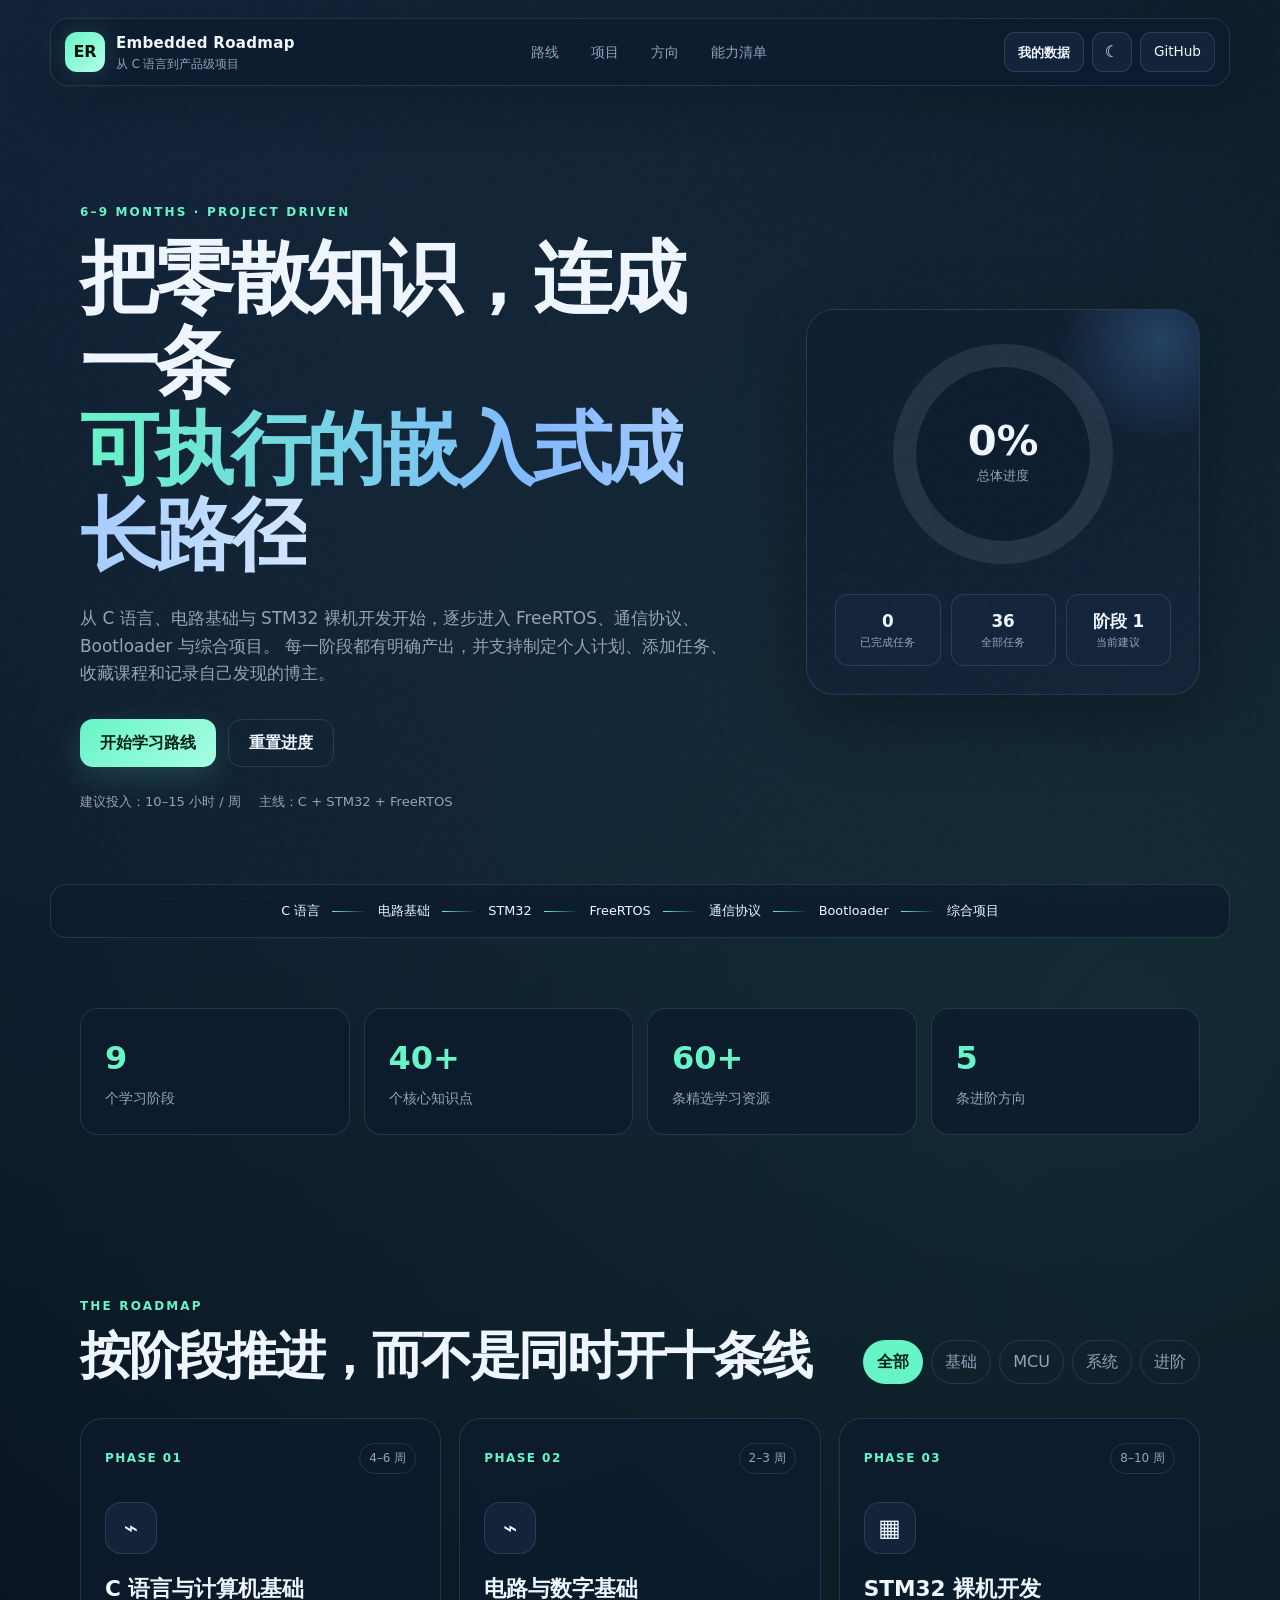
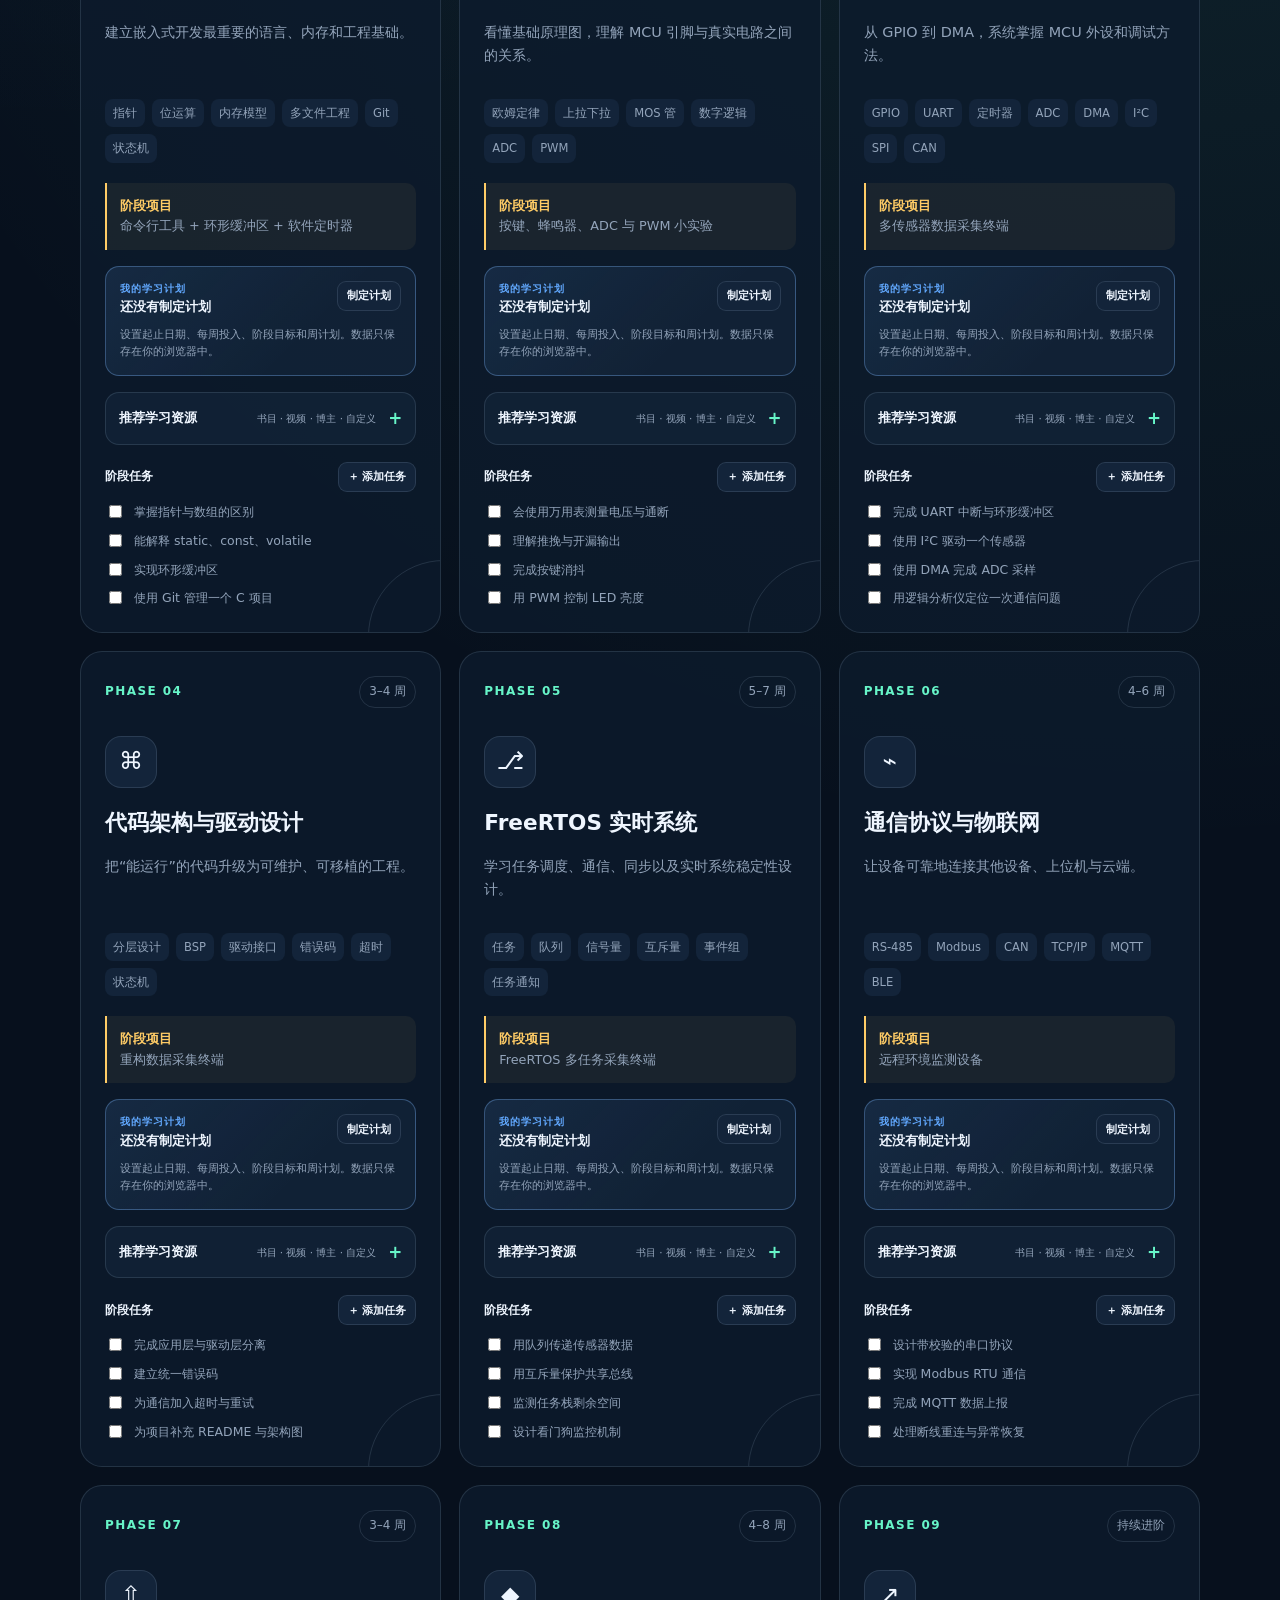
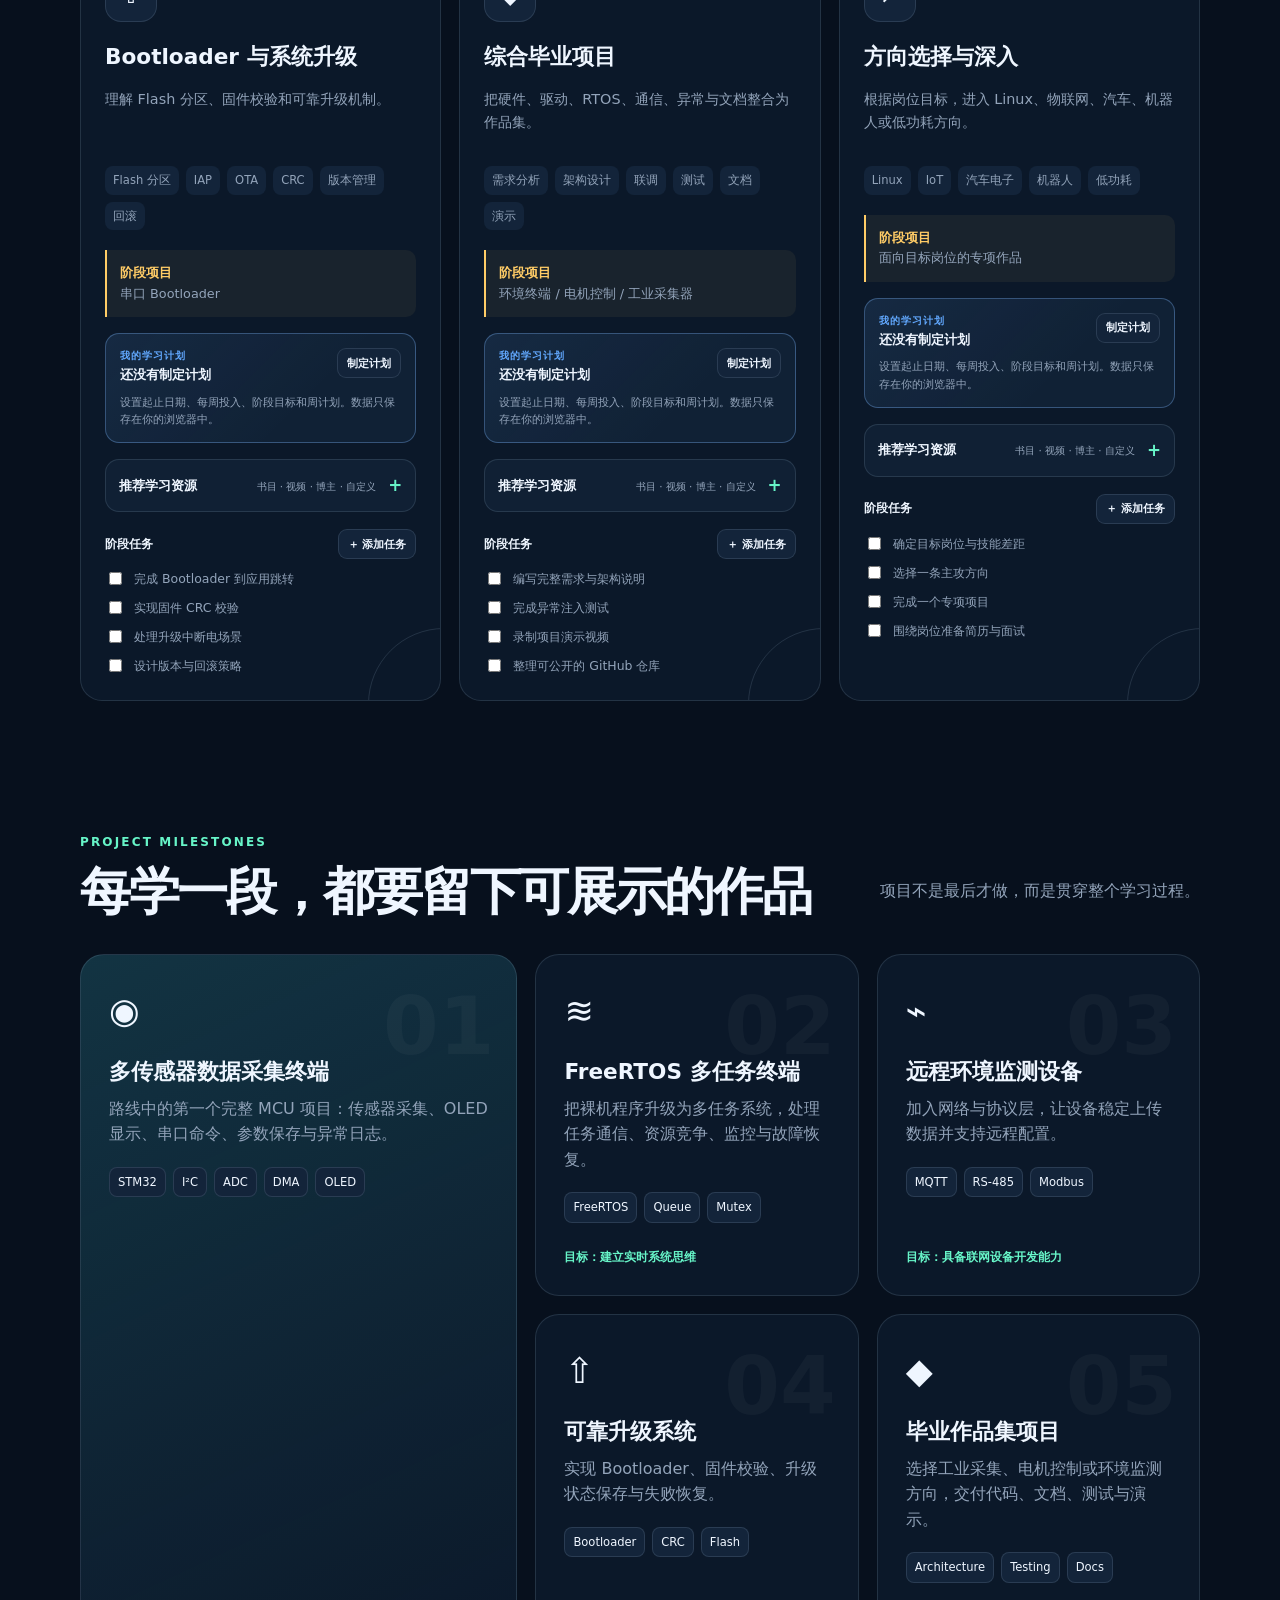
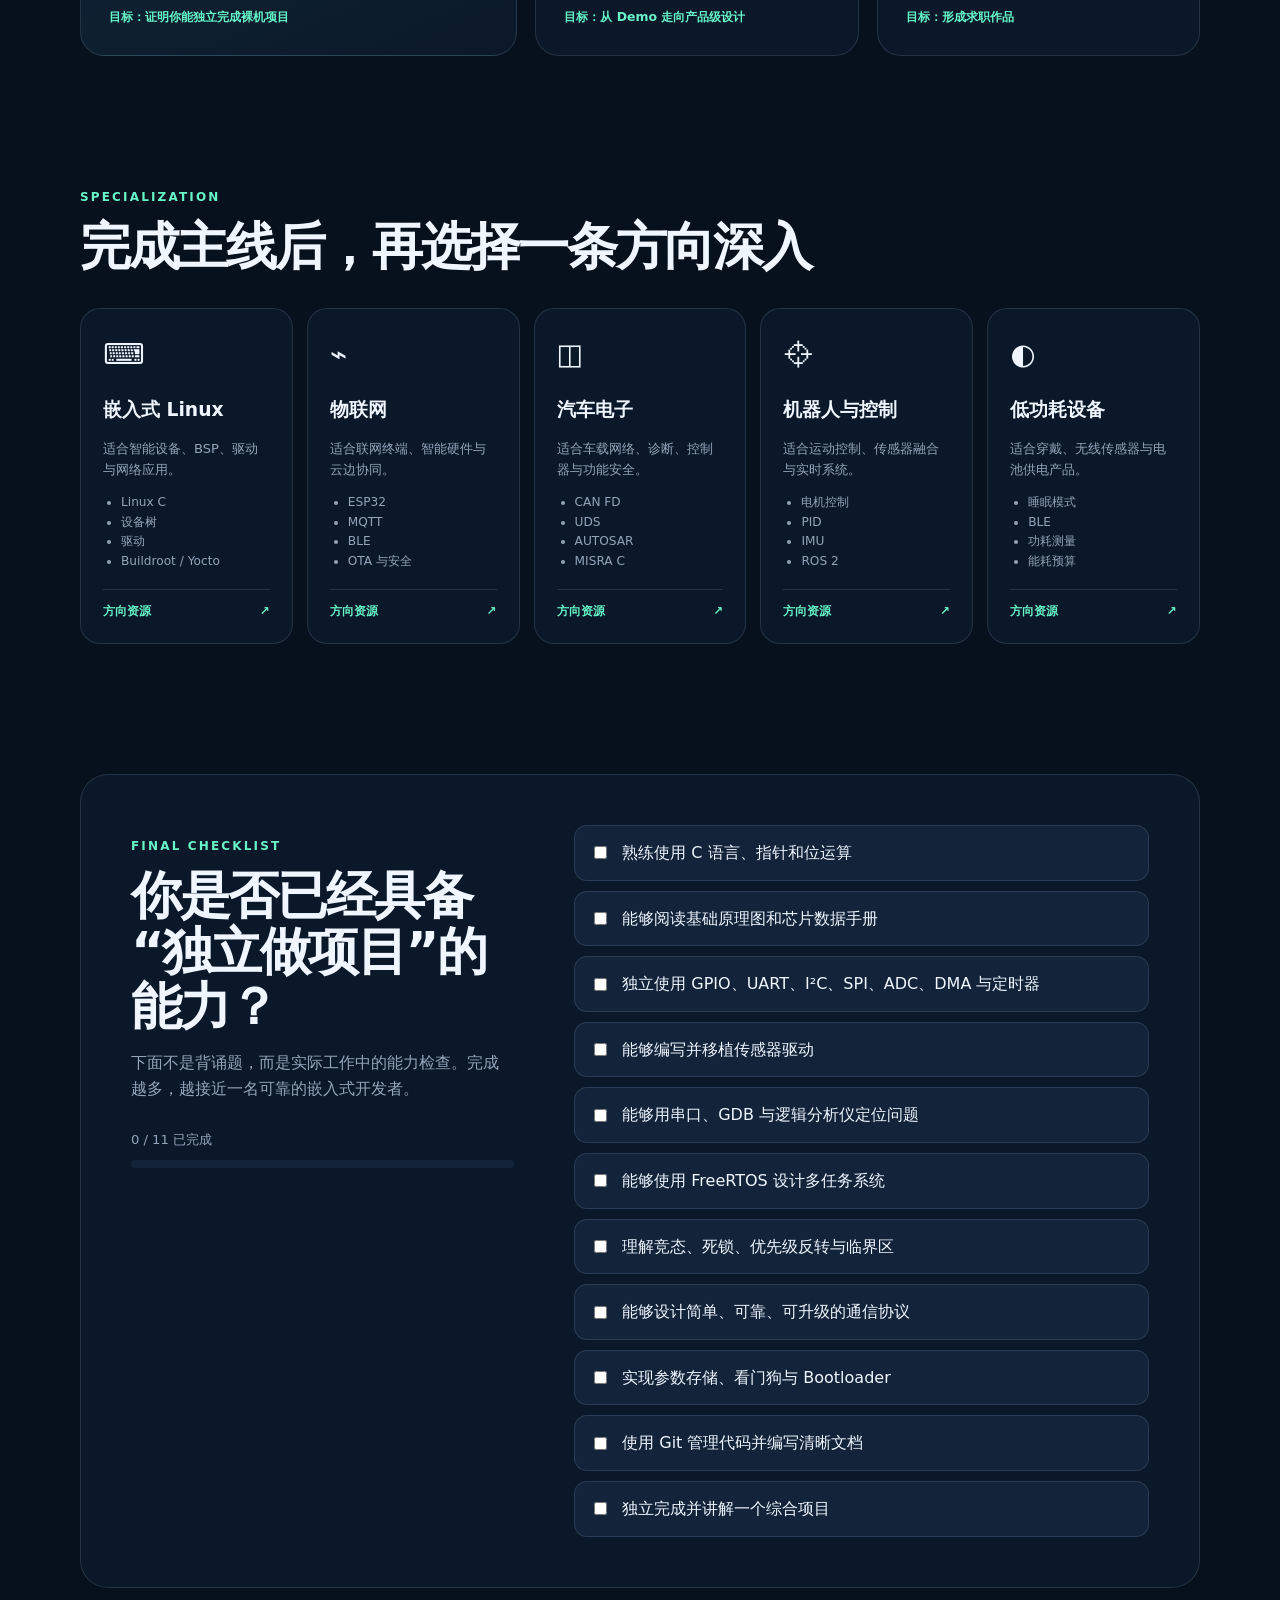
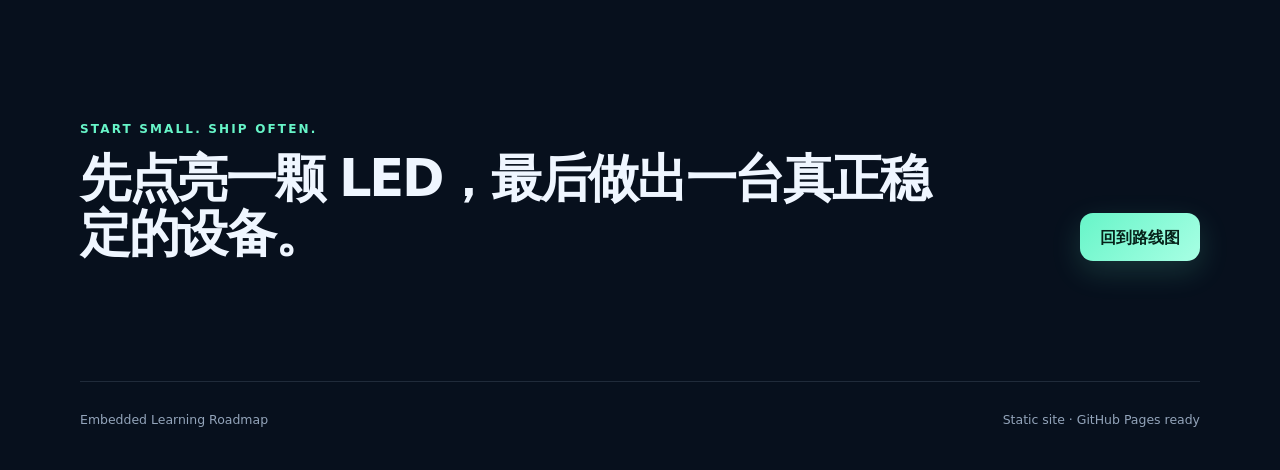
<file: index.html>
<!DOCTYPE html>
<html lang="zh-CN">
<head>
  <meta charset="UTF-8" />
  <meta name="viewport" content="width=device-width, initial-scale=1.0" />
  <meta name="description" content="一份可交互、可追踪进度的嵌入式系统学习路线图。" />
  <meta name="theme-color" content="#08111f" />
  <title>嵌入式学习路线 | Embedded Roadmap</title>
  <link rel="icon" href="assets/favicon.svg" type="image/svg+xml" />
  <link rel="stylesheet" href="styles.css" />
</head>
<body>
  <div class="noise" aria-hidden="true"></div>

  <header class="site-header">
    <a class="brand" href="#top" aria-label="返回页面顶部">
      <span class="brand-mark">ER</span>
      <span>
        <strong>Embedded Roadmap</strong>
        <small>从 C 语言到产品级项目</small>
      </span>
    </a>

    <nav class="top-nav" aria-label="主导航">
      <a href="#roadmap">路线</a>
      <a href="#projects">项目</a>
      <a href="#directions">方向</a>
      <a href="#checklist">能力清单</a>
    </nav>

    <div class="header-actions">
      <button class="data-button" id="dataManagerButton" type="button" title="备份、导入或清理个人数据">我的数据</button>
      <button class="icon-button" id="themeToggle" type="button" aria-label="切换明暗主题" title="切换主题">
        <span class="theme-icon">☾</span>
      </button>
      <a class="github-button" href="https://github.com/CHENL-ONG/embedded-learning-roadmap" target="_blank" rel="noreferrer">GitHub</a>
    </div>
  </header>

  <main id="top">
    <section class="hero section-shell">
      <div class="hero-copy">
        <p class="eyebrow">6–9 MONTHS · PROJECT DRIVEN</p>
        <h1>把零散知识，连成一条<br /><span>可执行的嵌入式成长路径</span></h1>
        <p class="hero-description">
          从 C 语言、电路基础与 STM32 裸机开发开始，逐步进入 FreeRTOS、通信协议、Bootloader 与综合项目。
          每一阶段都有明确产出，并支持制定个人计划、添加任务、收藏课程和记录自己发现的博主。
        </p>
        <div class="hero-actions">
          <a class="primary-button" href="#roadmap">开始学习路线</a>
          <button class="secondary-button" id="resetProgress" type="button">重置进度</button>
        </div>
        <div class="hero-meta">
          <span>建议投入：10–15 小时 / 周</span>
          <span>主线：C + STM32 + FreeRTOS</span>
        </div>
      </div>

      <aside class="progress-panel" aria-label="学习进度概览">
        <div class="progress-ring" id="progressRing" style="--progress: 0deg">
          <div>
            <strong id="progressValue">0%</strong>
            <span>总体进度</span>
          </div>
        </div>
        <div class="progress-stats">
          <div><strong id="completedCount">0</strong><span>已完成任务</span></div>
          <div><strong id="totalCount">0</strong><span>全部任务</span></div>
          <div><strong id="activePhase">阶段 1</strong><span>当前建议</span></div>
        </div>
      </aside>
    </section>

    <section class="signal-strip" aria-label="学习主线">
      <span>C 语言</span><i></i><span>电路基础</span><i></i><span>STM32</span><i></i><span>FreeRTOS</span><i></i><span>通信协议</span><i></i><span>Bootloader</span><i></i><span>综合项目</span>
    </section>

    <section class="section-shell metrics-section">
      <article><strong>9</strong><span>个学习阶段</span></article>
      <article><strong>40+</strong><span>个核心知识点</span></article>
      <article><strong>60+</strong><span>条精选学习资源</span></article>
      <article><strong>5</strong><span>条进阶方向</span></article>
    </section>

    <section class="section-shell roadmap-section" id="roadmap">
      <div class="section-heading">
        <div>
          <p class="eyebrow">THE ROADMAP</p>
          <h2>按阶段推进，而不是同时开十条线</h2>
        </div>
        <div class="filter-bar" role="group" aria-label="路线筛选">
          <button class="filter-button active" data-filter="all" type="button">全部</button>
          <button class="filter-button" data-filter="foundation" type="button">基础</button>
          <button class="filter-button" data-filter="mcu" type="button">MCU</button>
          <button class="filter-button" data-filter="system" type="button">系统</button>
          <button class="filter-button" data-filter="advanced" type="button">进阶</button>
        </div>
      </div>

      <div class="roadmap-grid" id="roadmapGrid"></div>
    </section>

    <section class="section-shell project-section" id="projects">
      <div class="section-heading">
        <div>
          <p class="eyebrow">PROJECT MILESTONES</p>
          <h2>每学一段，都要留下可展示的作品</h2>
        </div>
        <p class="section-note">项目不是最后才做，而是贯穿整个学习过程。</p>
      </div>
      <div class="project-grid" id="projectGrid"></div>
    </section>

    <section class="section-shell direction-section" id="directions">
      <div class="section-heading">
        <div>
          <p class="eyebrow">SPECIALIZATION</p>
          <h2>完成主线后，再选择一条方向深入</h2>
        </div>
      </div>
      <div class="direction-grid" id="directionGrid"></div>
    </section>

    <section class="section-shell checklist-section" id="checklist">
      <div class="checklist-copy">
        <p class="eyebrow">FINAL CHECKLIST</p>
        <h2>你是否已经具备“独立做项目”的能力？</h2>
        <p>下面不是背诵题，而是实际工作中的能力检查。完成越多，越接近一名可靠的嵌入式开发者。</p>
        <div class="check-progress">
          <span id="checklistText">0 / 0 已完成</span>
          <div class="linear-progress"><i id="checklistBar"></i></div>
        </div>
      </div>
      <div class="checklist-grid" id="checklistGrid"></div>
    </section>

    <section class="section-shell closing-section">
      <div>
        <p class="eyebrow">START SMALL. SHIP OFTEN.</p>
        <h2>先点亮一颗 LED，最后做出一台真正稳定的设备。</h2>
      </div>
      <a class="primary-button" href="#roadmap">回到路线图</a>
    </section>
  </main>

  <footer>
    <span>Embedded Learning Roadmap</span>
    <span>Static site · GitHub Pages ready</span>
  </footer>

  <template id="phaseTemplate">
    <article class="phase-card">
      <div class="phase-card-top">
        <div class="phase-number"></div>
        <span class="phase-duration"></span>
      </div>
      <div class="phase-icon" aria-hidden="true"></div>
      <h3></h3>
      <p class="phase-summary"></p>
      <ul class="topic-list"></ul>
      <div class="phase-project"></div>
      <section class="personal-plan"></section>
      <details class="resource-panel">
        <summary><span>推荐学习资源</span><small>书目 · 视频 · 博主 · 自定义</small></summary>
        <div class="resource-groups"></div>
        <button class="add-resource-button panel-add-button" type="button">＋ 添加学习内容或博主</button>
      </details>
      <div class="task-heading">
        <strong>阶段任务</strong>
        <button class="add-task-button mini-button" type="button">＋ 添加任务</button>
      </div>
      <div class="task-list"></div>
    </article>
  </template>


  <dialog class="editor-dialog" id="planDialog">
    <form id="planForm" class="editor-form">
      <div class="dialog-heading">
        <div><span class="dialog-eyebrow">PERSONAL PLAN</span><h3 id="planDialogTitle">我的学习计划</h3></div>
        <button type="button" class="dialog-close" data-close-dialog aria-label="关闭">×</button>
      </div>
      <label class="form-field full"><span>阶段目标</span><input id="planGoal" maxlength="100" placeholder="例如：能独立完成 UART + DMA 数据接收" /></label>
      <div class="form-grid">
        <label class="form-field"><span>开始日期</span><input id="planStartDate" type="date" /></label>
        <label class="form-field"><span>目标完成日期</span><input id="planEndDate" type="date" /></label>
        <label class="form-field"><span>每周投入时间</span><input id="planWeeklyHours" type="number" min="1" max="80" step="1" placeholder="10" /></label>
      </div>
      <label class="form-field full"><span>执行计划</span><textarea id="planWeeklyPlan" rows="5" maxlength="1200" placeholder="例如：周一看课程；周三完成实验；周末整理笔记和提交 Git。"></textarea></label>
      <label class="form-field full"><span>学习笔记 / 提醒</span><textarea id="planNotes" rows="4" maxlength="1200" placeholder="记录难点、依赖条件、需要购买的器件等。"></textarea></label>
      <div class="dialog-actions split-actions">
        <button id="clearPlanButton" class="danger-button" type="button">清空计划</button>
        <div><button class="secondary-button compact-button" type="button" data-close-dialog>取消</button><button class="primary-button compact-button" type="submit">保存计划</button></div>
      </div>
    </form>
  </dialog>

  <dialog class="editor-dialog" id="resourceDialog">
    <form id="resourceForm" class="editor-form">
      <div class="dialog-heading">
        <div><span class="dialog-eyebrow">CUSTOM RESOURCE</span><h3 id="resourceDialogTitle">添加学习资源</h3></div>
        <button type="button" class="dialog-close" data-close-dialog aria-label="关闭">×</button>
      </div>
      <div class="form-grid">
        <label class="form-field"><span>资源类型</span><select id="resourceType"><option value="content">学习内容 / 文章</option><option value="books">书目</option><option value="videos">视频 / 课程</option><option value="creators">博主 / 社区</option></select></label>
        <label class="form-field"><span>作者 / 平台</span><input id="resourceAuthor" maxlength="100" placeholder="作者、UP 主或网站名称" /></label>
      </div>
      <label class="form-field full"><span>名称</span><input id="resourceTitle" maxlength="160" required placeholder="例如：正点原子 STM32 教程" /></label>
      <label class="form-field full"><span>链接（可选）</span><input id="resourceUrl" type="text" inputmode="url" maxlength="500" placeholder="https://..." /></label>
      <label class="form-field full"><span>推荐理由 / 学习重点</span><textarea id="resourceNote" rows="4" maxlength="800" placeholder="记录为什么值得学习，以及建议看哪些章节。"></textarea></label>
      <div class="dialog-actions"><button class="secondary-button compact-button" type="button" data-close-dialog>取消</button><button class="primary-button compact-button" type="submit">保存资源</button></div>
    </form>
  </dialog>

  <dialog class="editor-dialog small-dialog" id="taskDialog">
    <form id="taskForm" class="editor-form">
      <div class="dialog-heading">
        <div><span class="dialog-eyebrow">CUSTOM TASK</span><h3 id="taskDialogTitle">添加学习任务</h3></div>
        <button type="button" class="dialog-close" data-close-dialog aria-label="关闭">×</button>
      </div>
      <label class="form-field full"><span>任务内容</span><textarea id="taskText" rows="4" maxlength="300" required placeholder="例如：使用逻辑分析仪抓取一组 I²C 波形并写排错记录。"></textarea></label>
      <div class="dialog-actions"><button class="secondary-button compact-button" type="button" data-close-dialog>取消</button><button class="primary-button compact-button" type="submit">保存任务</button></div>
    </form>
  </dialog>

  <dialog class="editor-dialog small-dialog" id="dataDialog">
    <section class="editor-form">
      <div class="dialog-heading">
        <div><span class="dialog-eyebrow">LOCAL DATA</span><h3>管理个人学习数据</h3></div>
        <button type="button" class="dialog-close" data-close-dialog aria-label="关闭">×</button>
      </div>
      <p class="dialog-note">计划、任务和自定义资源默认保存在当前浏览器。更换电脑或清理浏览器前，请先导出备份。</p>
      <div class="data-action-list">
        <button id="exportDataButton" type="button"><strong>导出 JSON 备份</strong><span>保存进度、个人计划、任务和资源</span></button>
        <button id="importDataButton" type="button"><strong>导入 JSON 备份</strong><span>从之前导出的文件恢复数据</span></button>
        <button id="clearPersonalDataButton" class="danger-zone" type="button"><strong>清除个人内容</strong><span>删除计划、自定义任务和自定义资源</span></button>
      </div>
      <input id="importDataFile" type="file" accept="application/json,.json" hidden />
      <div class="dialog-actions"><button class="secondary-button compact-button" type="button" data-close-dialog>关闭</button></div>
    </section>
  </dialog>

  <script src="resources.js" defer></script>
  <script src="app.js" defer></script>
</body>
</html>
</file>
<file: styles.css>
:root {
  --bg: #07101d;
  --bg-soft: #0b1626;
  --panel: rgba(13, 27, 46, 0.78);
  --panel-solid: #0e1c2f;
  --panel-2: #13243a;
  --text: #eff6ff;
  --muted: #93a4ba;
  --line: rgba(159, 183, 213, 0.16);
  --accent: #67f5c8;
  --accent-2: #62a9ff;
  --warm: #ffcc66;
  --danger: #ff7a90;
  --shadow: 0 22px 70px rgba(0, 0, 0, 0.3);
  --radius-lg: 28px;
  --radius-md: 20px;
  --radius-sm: 14px;
}

html[data-theme="light"] {
  --bg: #f4f7fb;
  --bg-soft: #eaf0f7;
  --panel: rgba(255, 255, 255, 0.9);
  --panel-solid: #ffffff;
  --panel-2: #f3f7fb;
  --text: #102033;
  --muted: #607086;
  --line: rgba(37, 63, 92, 0.14);
  --shadow: 0 22px 70px rgba(44, 68, 96, 0.12);
}

* { box-sizing: border-box; }
html { scroll-behavior: smooth; }
body {
  margin: 0;
  color: var(--text);
  background:
    radial-gradient(circle at 10% 0%, rgba(98, 169, 255, 0.12), transparent 25%),
    radial-gradient(circle at 90% 15%, rgba(103, 245, 200, 0.10), transparent 24%),
    var(--bg);
  font-family: Inter, ui-sans-serif, system-ui, -apple-system, BlinkMacSystemFont, "Segoe UI", "PingFang SC", "Microsoft YaHei", sans-serif;
  line-height: 1.6;
}

button, a { font: inherit; }
a { color: inherit; text-decoration: none; }
button { color: inherit; }

.noise {
  position: fixed;
  inset: 0;
  pointer-events: none;
  opacity: 0.035;
  z-index: 10;
  background-image: url("data:image/svg+xml,%3Csvg viewBox='0 0 200 200' xmlns='http://www.w3.org/2000/svg'%3E%3Cfilter id='n'%3E%3CfeTurbulence type='fractalNoise' baseFrequency='.8' numOctaves='3' stitchTiles='stitch'/%3E%3C/filter%3E%3Crect width='100%25' height='100%25' filter='url(%23n)' opacity='.7'/%3E%3C/svg%3E");
}

.site-header {
  width: min(1180px, calc(100% - 32px));
  margin: 18px auto 0;
  padding: 12px 14px;
  position: sticky;
  top: 12px;
  z-index: 20;
  display: flex;
  align-items: center;
  justify-content: space-between;
  gap: 18px;
  background: color-mix(in srgb, var(--panel-solid) 82%, transparent);
  border: 1px solid var(--line);
  border-radius: 18px;
  box-shadow: 0 16px 50px rgba(0, 0, 0, 0.18);
  backdrop-filter: blur(18px);
}

.brand { display: flex; align-items: center; gap: 11px; }
.brand-mark {
  width: 40px; height: 40px; display: grid; place-items: center;
  border-radius: 12px; color: #06120f; font-weight: 900;
  background: linear-gradient(135deg, var(--accent), #b4ffe8);
  box-shadow: 0 0 30px rgba(103, 245, 200, 0.18);
}
.brand strong, .brand small { display: block; }
.brand strong { font-size: 0.94rem; letter-spacing: 0.02em; }
.brand small { color: var(--muted); font-size: 0.72rem; }

.top-nav { display: flex; gap: 8px; }
.top-nav a {
  padding: 8px 12px; color: var(--muted); border-radius: 10px;
  font-size: 0.88rem; transition: 0.2s ease;
}
.top-nav a:hover { color: var(--text); background: var(--panel-2); }
.header-actions { display: flex; align-items: center; gap: 8px; }
.icon-button, .github-button {
  border: 1px solid var(--line); border-radius: 11px; background: var(--panel-2);
  cursor: pointer; transition: 0.2s ease;
}
.icon-button { width: 40px; height: 40px; }
.github-button { padding: 8px 13px; font-size: 0.85rem; }
.icon-button:hover, .github-button:hover { transform: translateY(-1px); border-color: rgba(103,245,200,.45); }

.section-shell { width: min(1120px, calc(100% - 36px)); margin-inline: auto; }
.hero {
  min-height: 620px;
  display: grid;
  grid-template-columns: 1.25fr 0.75fr;
  align-items: center;
  gap: 70px;
  padding: 105px 0 72px;
}
.eyebrow { color: var(--accent); font-size: 0.75rem; font-weight: 800; letter-spacing: 0.18em; text-transform: uppercase; }
.hero h1, .section-heading h2, .checklist-copy h2, .closing-section h2 {
  margin: 0; line-height: 1.08; letter-spacing: -0.045em;
}
.hero h1 { font-size: clamp(3rem, 6.2vw, 5.8rem); max-width: 850px; }
.hero h1 span {
  color: transparent;
  background: linear-gradient(90deg, var(--accent), #83b9ff 55%, #d4e8ff);
  background-clip: text;
  -webkit-background-clip: text;
}
.hero-description { color: var(--muted); max-width: 720px; margin: 28px 0 0; font-size: 1.06rem; }
.hero-actions { display: flex; gap: 12px; margin-top: 32px; }
.primary-button, .secondary-button {
  display: inline-flex; align-items: center; justify-content: center;
  min-height: 48px; padding: 0 20px; border-radius: 13px; font-weight: 800; cursor: pointer;
}
.primary-button { color: #062119; background: linear-gradient(135deg, var(--accent), #a8ffe4); border: 0; box-shadow: 0 10px 30px rgba(103,245,200,.16); }
.secondary-button { color: var(--text); background: transparent; border: 1px solid var(--line); }
.primary-button:hover, .secondary-button:hover { transform: translateY(-2px); }
.hero-meta { display: flex; flex-wrap: wrap; gap: 18px; margin-top: 24px; color: var(--muted); font-size: 0.82rem; }

.progress-panel {
  position: relative;
  overflow: hidden;
  padding: 28px;
  border: 1px solid var(--line);
  border-radius: var(--radius-lg);
  background: linear-gradient(155deg, color-mix(in srgb, var(--panel-solid) 90%, transparent), color-mix(in srgb, var(--panel-2) 75%, transparent));
  box-shadow: var(--shadow);
}
.progress-panel::before {
  content: ""; position: absolute; width: 220px; height: 220px; right: -70px; top: -80px;
  background: radial-gradient(circle, rgba(98,169,255,.24), transparent 65%);
}
.progress-ring {
  width: 220px; aspect-ratio: 1; margin: 6px auto 30px; border-radius: 50%;
  display: grid; place-items: center;
  background: conic-gradient(var(--accent) var(--progress), rgba(147,164,186,.14) 0deg);
  position: relative;
}
.progress-ring::after {
  content: ""; width: 174px; aspect-ratio: 1; position: absolute; border-radius: 50%;
  background: var(--panel-solid); border: 1px solid var(--line);
}
.progress-ring > div { position: relative; z-index: 1; text-align: center; }
.progress-ring strong { display: block; font-size: 2.6rem; line-height: 1; }
.progress-ring span { color: var(--muted); font-size: 0.8rem; }
.progress-stats { display: grid; grid-template-columns: repeat(3, 1fr); gap: 10px; }
.progress-stats div { padding: 13px 10px; border-radius: 13px; background: var(--panel-2); border: 1px solid var(--line); text-align: center; }
.progress-stats strong, .progress-stats span { display: block; }
.progress-stats strong { font-size: 1.05rem; }
.progress-stats span { color: var(--muted); font-size: 0.68rem; }

.signal-strip {
  width: min(1180px, calc(100% - 32px)); margin: 0 auto 70px; padding: 16px 22px;
  display: flex; align-items: center; justify-content: center; flex-wrap: wrap; gap: 12px;
  border: 1px solid var(--line); border-radius: 16px; background: var(--panel);
  color: var(--muted); font-size: 0.8rem;
}
.signal-strip span { color: var(--text); }
.signal-strip i { width: 34px; height: 1px; background: linear-gradient(90deg, var(--accent), transparent); }

.metrics-section { display: grid; grid-template-columns: repeat(4, 1fr); gap: 14px; margin-bottom: 120px; }
.metrics-section article { padding: 24px; border-radius: 18px; border: 1px solid var(--line); background: var(--panel); }
.metrics-section strong { display: block; font-size: 2rem; color: var(--accent); }
.metrics-section span { color: var(--muted); font-size: 0.85rem; }

.roadmap-section, .project-section, .direction-section, .checklist-section { padding: 30px 0 90px; scroll-margin-top: 100px; }
.section-heading { display: flex; justify-content: space-between; align-items: end; gap: 24px; margin-bottom: 34px; }
.section-heading h2, .checklist-copy h2, .closing-section h2 { font-size: clamp(2rem, 4vw, 3.8rem); }
.section-note { color: var(--muted); max-width: 390px; }
.filter-bar { display: flex; flex-wrap: wrap; gap: 8px; justify-content: flex-end; }
.filter-button {
  border: 1px solid var(--line); border-radius: 999px; background: transparent; color: var(--muted);
  padding: 8px 13px; cursor: pointer;
}
.filter-button.active { color: #062119; background: var(--accent); border-color: transparent; font-weight: 800; }

.roadmap-grid { display: grid; grid-template-columns: repeat(12, 1fr); gap: 18px; align-items: stretch; }
.phase-card {
  grid-column: span 4;
  min-height: 100%; padding: 24px; position: relative; overflow: hidden;
  border-radius: 22px; border: 1px solid var(--line); background: var(--panel);
  transition: transform .25s ease, border-color .25s ease, opacity .25s ease;
}
.phase-card:hover { transform: translateY(-5px); border-color: rgba(103,245,200,.38); }
.phase-card.hidden { display: none; }
.phase-card::after {
  content: ""; position: absolute; width: 150px; height: 150px; right: -80px; bottom: -80px;
  border: 1px solid var(--line); border-radius: 50%;
}
.phase-card-top { display: flex; justify-content: space-between; align-items: center; }
.phase-number { font-size: 0.75rem; color: var(--accent); font-weight: 800; letter-spacing: .12em; }
.phase-duration { font-size: .75rem; color: var(--muted); border: 1px solid var(--line); padding: 5px 9px; border-radius: 999px; }
.phase-icon { width: 52px; height: 52px; margin: 28px 0 18px; display: grid; place-items: center; font-size: 1.5rem; border-radius: 16px; background: var(--panel-2); border: 1px solid var(--line); }
.phase-card h3 { margin: 0; font-size: 1.35rem; }
.phase-summary { color: var(--muted); font-size: .9rem; min-height: 58px; }
.topic-list { list-style: none; padding: 0; margin: 20px 0; display: flex; flex-wrap: wrap; gap: 7px; }
.topic-list li { color: var(--muted); font-size: .72rem; padding: 5px 8px; border-radius: 8px; background: var(--panel-2); }
.phase-project { padding: 13px; border-left: 2px solid var(--warm); background: rgba(255,204,102,.06); color: var(--muted); font-size: .8rem; border-radius: 0 10px 10px 0; }
.phase-project strong { color: var(--warm); }
.task-list { margin-top: 18px; display: grid; gap: 9px; }
.task-item { display: flex; align-items: flex-start; gap: 9px; color: var(--muted); font-size: .78rem; cursor: pointer; }
.task-item input { margin-top: 3px; accent-color: var(--accent); }
.task-item.done span { text-decoration: line-through; opacity: .6; }

.project-grid { display: grid; grid-template-columns: 1.15fr .85fr .85fr; gap: 18px; }
.project-card {
  min-height: 300px; padding: 28px; display: flex; flex-direction: column; justify-content: space-between;
  border: 1px solid var(--line); border-radius: 24px; background: var(--panel); overflow: hidden; position: relative;
}
.project-card:first-child { grid-row: span 2; min-height: 620px; background: linear-gradient(155deg, rgba(20,55,70,.92), var(--panel)); }
.project-card::before { content: attr(data-index); position: absolute; right: 22px; top: 8px; font-size: 5rem; font-weight: 900; color: rgba(255,255,255,.035); }
.project-card .project-symbol { font-size: 2.2rem; }
.project-card h3 { margin: 16px 0 6px; font-size: 1.35rem; }
.project-card p { color: var(--muted); margin: 0; }
.project-tech { display: flex; gap: 7px; flex-wrap: wrap; margin-top: 20px; }
.project-tech span { font-size: .72rem; padding: 5px 8px; border-radius: 8px; background: var(--panel-2); border: 1px solid var(--line); }
.project-outcome { color: var(--accent); font-size: .78rem; font-weight: 800; margin-top: 24px; }

.direction-grid { display: grid; grid-template-columns: repeat(5, 1fr); gap: 14px; }
.direction-card {
  padding: 22px; min-height: 290px; border: 1px solid var(--line); border-radius: 20px; background: var(--panel);
  transition: .22s ease;
}
.direction-card:hover { transform: translateY(-4px); background: var(--panel-solid); }
.direction-card .direction-icon { font-size: 1.8rem; }
.direction-card h3 { margin: 18px 0 8px; }
.direction-card p { color: var(--muted); font-size: .82rem; }
.direction-card ul { padding-left: 18px; color: var(--muted); font-size: .76rem; }

.checklist-section {
  display: grid; grid-template-columns: .8fr 1.2fr; gap: 60px; align-items: start;
  margin-top: 40px; padding: 50px; border: 1px solid var(--line); border-radius: 28px; background: var(--panel);
}
.checklist-copy { position: sticky; top: 110px; }
.checklist-copy p:not(.eyebrow) { color: var(--muted); }
.check-progress { margin-top: 28px; color: var(--muted); font-size: .82rem; }
.linear-progress { height: 8px; margin-top: 10px; border-radius: 999px; background: var(--panel-2); overflow: hidden; }
.linear-progress i { display: block; width: 0; height: 100%; background: linear-gradient(90deg, var(--accent), var(--accent-2)); transition: width .25s ease; }
.checklist-grid { display: grid; gap: 10px; }
.check-item { display: flex; gap: 12px; align-items: center; padding: 14px 15px; border-radius: 13px; border: 1px solid var(--line); background: var(--panel-2); cursor: pointer; }
.check-item input { accent-color: var(--accent); }
.check-item.done { border-color: rgba(103,245,200,.35); }
.check-item.done span { color: var(--accent); }

.closing-section { display: flex; justify-content: space-between; align-items: end; gap: 24px; padding: 120px 0; }
.closing-section h2 { max-width: 850px; }
footer { width: min(1120px, calc(100% - 36px)); margin: auto; padding: 28px 0 40px; display: flex; justify-content: space-between; color: var(--muted); border-top: 1px solid var(--line); font-size: .78rem; }

@media (max-width: 980px) {
  .top-nav { display: none; }
  .hero { grid-template-columns: 1fr; gap: 38px; padding-top: 78px; }
  .progress-panel { max-width: 540px; }
  .metrics-section { grid-template-columns: repeat(2, 1fr); }
  .phase-card { grid-column: span 6; }
  .project-grid { grid-template-columns: 1fr 1fr; }
  .project-card:first-child { grid-column: span 2; grid-row: auto; min-height: 420px; }
  .direction-grid { grid-template-columns: repeat(2, 1fr); }
  .checklist-section { grid-template-columns: 1fr; padding: 34px; }
  .checklist-copy { position: static; }
}

@media (max-width: 680px) {
  .site-header { width: calc(100% - 20px); margin-top: 10px; }
  .brand small, .github-button { display: none; }
  .section-shell { width: min(100% - 24px, 1120px); }
  .hero { min-height: auto; padding: 72px 0 50px; }
  .hero h1 { font-size: 2.75rem; }
  .hero-actions, .section-heading, .closing-section { align-items: stretch; flex-direction: column; }
  .hero-actions > * { width: 100%; }
  .progress-ring { width: 190px; }
  .progress-ring::after { width: 150px; }
  .progress-stats { grid-template-columns: 1fr; }
  .signal-strip { justify-content: flex-start; overflow-x: auto; flex-wrap: nowrap; }
  .signal-strip span { white-space: nowrap; }
  .metrics-section { grid-template-columns: 1fr 1fr; margin-bottom: 80px; }
  .phase-card { grid-column: 1 / -1; }
  .project-grid, .direction-grid { grid-template-columns: 1fr; }
  .project-card:first-child { grid-column: auto; min-height: 360px; }
  .checklist-section { width: calc(100% - 24px); padding: 24px; }
  footer { flex-direction: column; gap: 6px; }
}

@media (prefers-reduced-motion: reduce) {
  * { scroll-behavior: auto !important; transition: none !important; }
}

/* Learning resource panels */
.resource-panel {
  margin-top: 16px;
  border: 1px solid var(--line);
  border-radius: 14px;
  background: color-mix(in srgb, var(--panel-2) 72%, transparent);
  overflow: hidden;
}
.resource-panel > summary {
  list-style: none;
  display: flex;
  align-items: center;
  justify-content: space-between;
  gap: 12px;
  padding: 12px 13px;
  cursor: pointer;
  color: var(--text);
  font-size: .8rem;
  font-weight: 800;
}
.resource-panel > summary::-webkit-details-marker { display: none; }
.resource-panel > summary::after {
  content: '+';
  color: var(--accent);
  font-size: 1.05rem;
  transition: transform .2s ease;
}
.resource-panel[open] > summary::after { transform: rotate(45deg); }
.resource-panel > summary small {
  margin-left: auto;
  color: var(--muted);
  font-size: .65rem;
  font-weight: 500;
}
.resource-groups {
  padding: 0 12px 13px;
  display: grid;
  gap: 13px;
  border-top: 1px solid var(--line);
}
.resource-group { padding-top: 12px; }
.resource-group h4 {
  display: flex;
  align-items: center;
  gap: 7px;
  margin: 0 0 8px;
  color: var(--accent);
  font-size: .72rem;
  letter-spacing: .04em;
}
.resource-group h4 span { width: 18px; text-align: center; }
.resource-list { display: grid; gap: 7px; }
.resource-item {
  position: relative;
  display: block;
  padding: 10px 30px 10px 10px;
  border: 1px solid var(--line);
  border-radius: 10px;
  background: color-mix(in srgb, var(--panel-solid) 58%, transparent);
  transition: border-color .18s ease, transform .18s ease;
}
a.resource-item:hover {
  transform: translateY(-1px);
  border-color: rgba(103,245,200,.38);
}
.resource-item strong,
.resource-item span,
.resource-item p { display: block; }
.resource-item strong { font-size: .72rem; line-height: 1.4; }
.resource-item span { margin-top: 2px; color: var(--accent-2); font-size: .62rem; }
.resource-item p { margin: 5px 0 0; color: var(--muted); font-size: .65rem; line-height: 1.55; }
.resource-item i {
  position: absolute;
  right: 10px;
  top: 10px;
  color: var(--accent);
  font-style: normal;
}

.direction-resource-panel {
  margin-top: 18px;
  padding-top: 12px;
  border-top: 1px solid var(--line);
}
.direction-resource-panel summary {
  display: flex;
  justify-content: space-between;
  list-style: none;
  color: var(--accent);
  cursor: pointer;
  font-size: .74rem;
  font-weight: 800;
}
.direction-resource-panel summary::-webkit-details-marker { display: none; }
.direction-resource-panel > div { display: grid; gap: 6px; margin-top: 9px; }
.direction-resource-panel a {
  padding: 7px 8px;
  border-radius: 8px;
  background: var(--panel-2);
  color: var(--muted);
  font-size: .68rem;
}
.direction-resource-panel a:hover { color: var(--text); }

/* Personal editing and local-data features */
.data-button,
.mini-button,
.panel-add-button,
.icon-text-button,
.text-action,
.danger-button {
  border: 1px solid var(--line);
  background: var(--panel-2);
  color: var(--text);
  cursor: pointer;
  transition: transform .18s ease, border-color .18s ease, background .18s ease;
}

.data-button {
  min-height: 40px;
  padding: 0 13px;
  border-radius: 11px;
  font-size: .82rem;
  font-weight: 750;
}

.data-button:hover,
.mini-button:hover,
.panel-add-button:hover,
.icon-text-button:hover,
.text-action:hover {
  transform: translateY(-1px);
  border-color: color-mix(in srgb, var(--accent) 48%, var(--line));
}

.personal-plan {
  margin-top: 16px;
  padding: 14px;
  border: 1px solid color-mix(in srgb, var(--accent-2) 24%, var(--line));
  border-radius: 14px;
  background:
    linear-gradient(135deg, color-mix(in srgb, var(--accent-2) 7%, transparent), transparent 65%),
    color-mix(in srgb, var(--panel-2) 75%, transparent);
}

.personal-plan-heading {
  display: flex;
  align-items: flex-start;
  justify-content: space-between;
  gap: 12px;
}

.personal-plan-heading > div {
  min-width: 0;
}

.personal-plan-heading span,
.personal-plan-heading strong {
  display: block;
}

.personal-plan-heading span {
  color: var(--accent-2);
  font-size: .62rem;
  font-weight: 850;
  letter-spacing: .1em;
  text-transform: uppercase;
}

.personal-plan-heading strong {
  margin-top: 2px;
  overflow-wrap: anywhere;
  font-size: .8rem;
  line-height: 1.45;
}

.mini-button {
  flex: 0 0 auto;
  min-height: 30px;
  padding: 0 9px;
  border-radius: 9px;
  font-size: .68rem;
  font-weight: 800;
}

.plan-empty,
.empty-state {
  margin: 9px 0 0;
  color: var(--muted);
  font-size: .68rem;
  line-height: 1.6;
}

.empty-state.compact {
  margin: 0;
  padding: 9px 10px;
  border: 1px dashed var(--line);
  border-radius: 9px;
}

.plan-meta {
  display: flex;
  flex-wrap: wrap;
  gap: 7px;
  margin-top: 10px;
}

.plan-meta span {
  padding: 4px 7px;
  border-radius: 7px;
  background: var(--panel-solid);
  color: var(--muted);
  font-size: .63rem;
}

.plan-block {
  margin-top: 10px;
  padding-top: 9px;
  border-top: 1px solid var(--line);
}

.plan-block b {
  color: var(--text);
  font-size: .66rem;
}

.plan-block p {
  margin: 3px 0 0;
  color: var(--muted);
  white-space: pre-wrap;
  overflow-wrap: anywhere;
  font-size: .67rem;
  line-height: 1.65;
}

.task-heading {
  display: flex;
  align-items: center;
  justify-content: space-between;
  gap: 10px;
  margin-top: 17px;
}

.task-heading strong {
  font-size: .75rem;
}

.task-list {
  margin-top: 10px;
}

.task-row {
  display: flex;
  align-items: flex-start;
  gap: 8px;
  min-width: 0;
}

.task-row .task-item {
  flex: 1;
  min-width: 0;
  margin: 0;
}

.task-row .task-item span {
  overflow-wrap: anywhere;
}

.task-row.done .task-item span {
  text-decoration: line-through;
  opacity: .6;
}

.custom-task {
  padding: 8px 9px;
  border: 1px dashed color-mix(in srgb, var(--accent) 30%, var(--line));
  border-radius: 10px;
  background: color-mix(in srgb, var(--accent) 4%, transparent);
}

.inline-actions {
  display: flex;
  flex: 0 0 auto;
  gap: 4px;
}

.icon-text-button {
  width: 25px;
  height: 25px;
  display: grid;
  place-items: center;
  padding: 0;
  border-radius: 7px;
  font-size: .72rem;
}

.icon-text-button.danger,
.text-action.danger,
.danger-button,
.danger-zone {
  color: var(--danger);
}

.panel-add-button {
  width: calc(100% - 24px);
  min-height: 36px;
  margin: 0 12px 13px;
  border-style: dashed;
  border-radius: 10px;
  color: var(--accent);
  font-size: .69rem;
  font-weight: 800;
}

.resource-group h4 small {
  margin-left: auto;
  color: var(--muted);
  font-size: .58rem;
  font-weight: 600;
}

.resource-item {
  padding: 0;
  overflow: hidden;
}

.resource-content {
  position: relative;
  display: block;
  padding: 10px 30px 10px 10px;
}

a.resource-content:hover {
  background: color-mix(in srgb, var(--accent) 4%, transparent);
}

.resource-content strong,
.resource-content span,
.resource-content p {
  display: block;
}

.resource-content strong {
  font-size: .72rem;
  line-height: 1.4;
}

.resource-content span {
  margin-top: 2px;
  color: var(--accent-2);
  font-size: .62rem;
}

.resource-content p {
  margin: 5px 0 0;
  color: var(--muted);
  font-size: .65rem;
  line-height: 1.55;
  white-space: pre-wrap;
  overflow-wrap: anywhere;
}

.resource-content i {
  position: absolute;
  right: 10px;
  top: 10px;
  color: var(--accent);
  font-style: normal;
}

.custom-resource {
  border-style: dashed;
  border-color: color-mix(in srgb, var(--accent) 34%, var(--line));
}

.resource-actions {
  display: flex;
  justify-content: flex-end;
  gap: 5px;
  padding: 6px 8px;
  border-top: 1px solid var(--line);
  background: color-mix(in srgb, var(--panel-2) 75%, transparent);
}

.text-action {
  padding: 3px 7px;
  border-radius: 7px;
  font-size: .6rem;
  font-weight: 750;
}

.editor-dialog {
  width: min(720px, calc(100% - 28px));
  max-height: min(88vh, 900px);
  padding: 0;
  overflow: auto;
  color: var(--text);
  border: 1px solid var(--line);
  border-radius: 22px;
  background: var(--panel-solid);
  box-shadow: 0 34px 110px rgba(0, 0, 0, .52);
}

.editor-dialog.small-dialog {
  width: min(560px, calc(100% - 28px));
}

.editor-dialog::backdrop {
  background: rgba(2, 8, 16, .72);
  backdrop-filter: blur(8px);
}

.editor-form {
  padding: 24px;
}

.dialog-heading {
  display: flex;
  align-items: flex-start;
  justify-content: space-between;
  gap: 18px;
  margin-bottom: 22px;
}

.dialog-heading h3 {
  margin: 2px 0 0;
  font-size: 1.35rem;
  line-height: 1.25;
}

.dialog-eyebrow {
  color: var(--accent);
  font-size: .64rem;
  font-weight: 850;
  letter-spacing: .14em;
}

.dialog-close {
  width: 38px;
  height: 38px;
  display: grid;
  place-items: center;
  flex: 0 0 auto;
  padding: 0;
  border: 1px solid var(--line);
  border-radius: 11px;
  background: var(--panel-2);
  color: var(--muted);
  cursor: pointer;
  font-size: 1.3rem;
}

.dialog-close:hover {
  color: var(--text);
  border-color: color-mix(in srgb, var(--accent) 45%, var(--line));
}

.form-grid {
  display: grid;
  grid-template-columns: repeat(3, minmax(0, 1fr));
  gap: 13px;
}

#resourceForm .form-grid {
  grid-template-columns: repeat(2, minmax(0, 1fr));
}

.form-field {
  display: grid;
  gap: 7px;
  margin-bottom: 14px;
}

.form-field.full {
  width: 100%;
}

.form-field > span {
  color: var(--muted);
  font-size: .72rem;
  font-weight: 700;
}

.form-field input,
.form-field textarea,
.form-field select {
  width: 100%;
  min-width: 0;
  border: 1px solid var(--line);
  border-radius: 11px;
  outline: none;
  background: var(--panel-2);
  color: var(--text);
  font: inherit;
  font-size: .82rem;
}

.form-field input,
.form-field select {
  min-height: 44px;
  padding: 0 12px;
}

.form-field textarea {
  padding: 11px 12px;
  resize: vertical;
  line-height: 1.65;
}

.form-field input:focus,
.form-field textarea:focus,
.form-field select:focus {
  border-color: color-mix(in srgb, var(--accent) 62%, var(--line));
  box-shadow: 0 0 0 3px color-mix(in srgb, var(--accent) 10%, transparent);
}

.form-field input::placeholder,
.form-field textarea::placeholder {
  color: color-mix(in srgb, var(--muted) 72%, transparent);
}

.dialog-actions {
  display: flex;
  justify-content: flex-end;
  align-items: center;
  gap: 9px;
  margin-top: 8px;
  padding-top: 18px;
  border-top: 1px solid var(--line);
}

.dialog-actions.split-actions {
  justify-content: space-between;
}

.dialog-actions.split-actions > div {
  display: flex;
  gap: 9px;
}

.compact-button {
  min-height: 42px;
  padding-inline: 16px;
  border-radius: 11px;
  font-size: .78rem;
}

.danger-button {
  min-height: 42px;
  padding: 0 14px;
  border-radius: 11px;
  font-size: .76rem;
  font-weight: 800;
}

.danger-button:hover {
  border-color: color-mix(in srgb, var(--danger) 55%, var(--line));
  background: color-mix(in srgb, var(--danger) 8%, var(--panel-2));
}

.dialog-note {
  margin: -5px 0 18px;
  color: var(--muted);
  font-size: .78rem;
}

.data-action-list {
  display: grid;
  gap: 10px;
}

.data-action-list button {
  display: grid;
  gap: 2px;
  padding: 14px 15px;
  text-align: left;
  border: 1px solid var(--line);
  border-radius: 13px;
  background: var(--panel-2);
  color: var(--text);
  cursor: pointer;
}

.data-action-list button:hover {
  border-color: color-mix(in srgb, var(--accent) 40%, var(--line));
}

.data-action-list button strong {
  font-size: .8rem;
}

.data-action-list button span {
  color: var(--muted);
  font-size: .68rem;
}

.data-action-list button.danger-zone:hover {
  border-color: color-mix(in srgb, var(--danger) 50%, var(--line));
  background: color-mix(in srgb, var(--danger) 7%, var(--panel-2));
}

@media (max-width: 680px) {
  .header-actions {
    gap: 5px;
  }

  .data-button {
    padding-inline: 9px;
    font-size: .72rem;
  }

  .editor-form {
    padding: 19px;
  }

  .form-grid,
  #resourceForm .form-grid {
    grid-template-columns: 1fr;
    gap: 0;
  }

  .dialog-actions,
  .dialog-actions.split-actions {
    align-items: stretch;
    flex-direction: column-reverse;
  }

  .dialog-actions.split-actions > div {
    display: grid;
    grid-template-columns: 1fr 1fr;
  }

  .dialog-actions > button,
  .dialog-actions.split-actions > button {
    width: 100%;
  }
}
</file>
